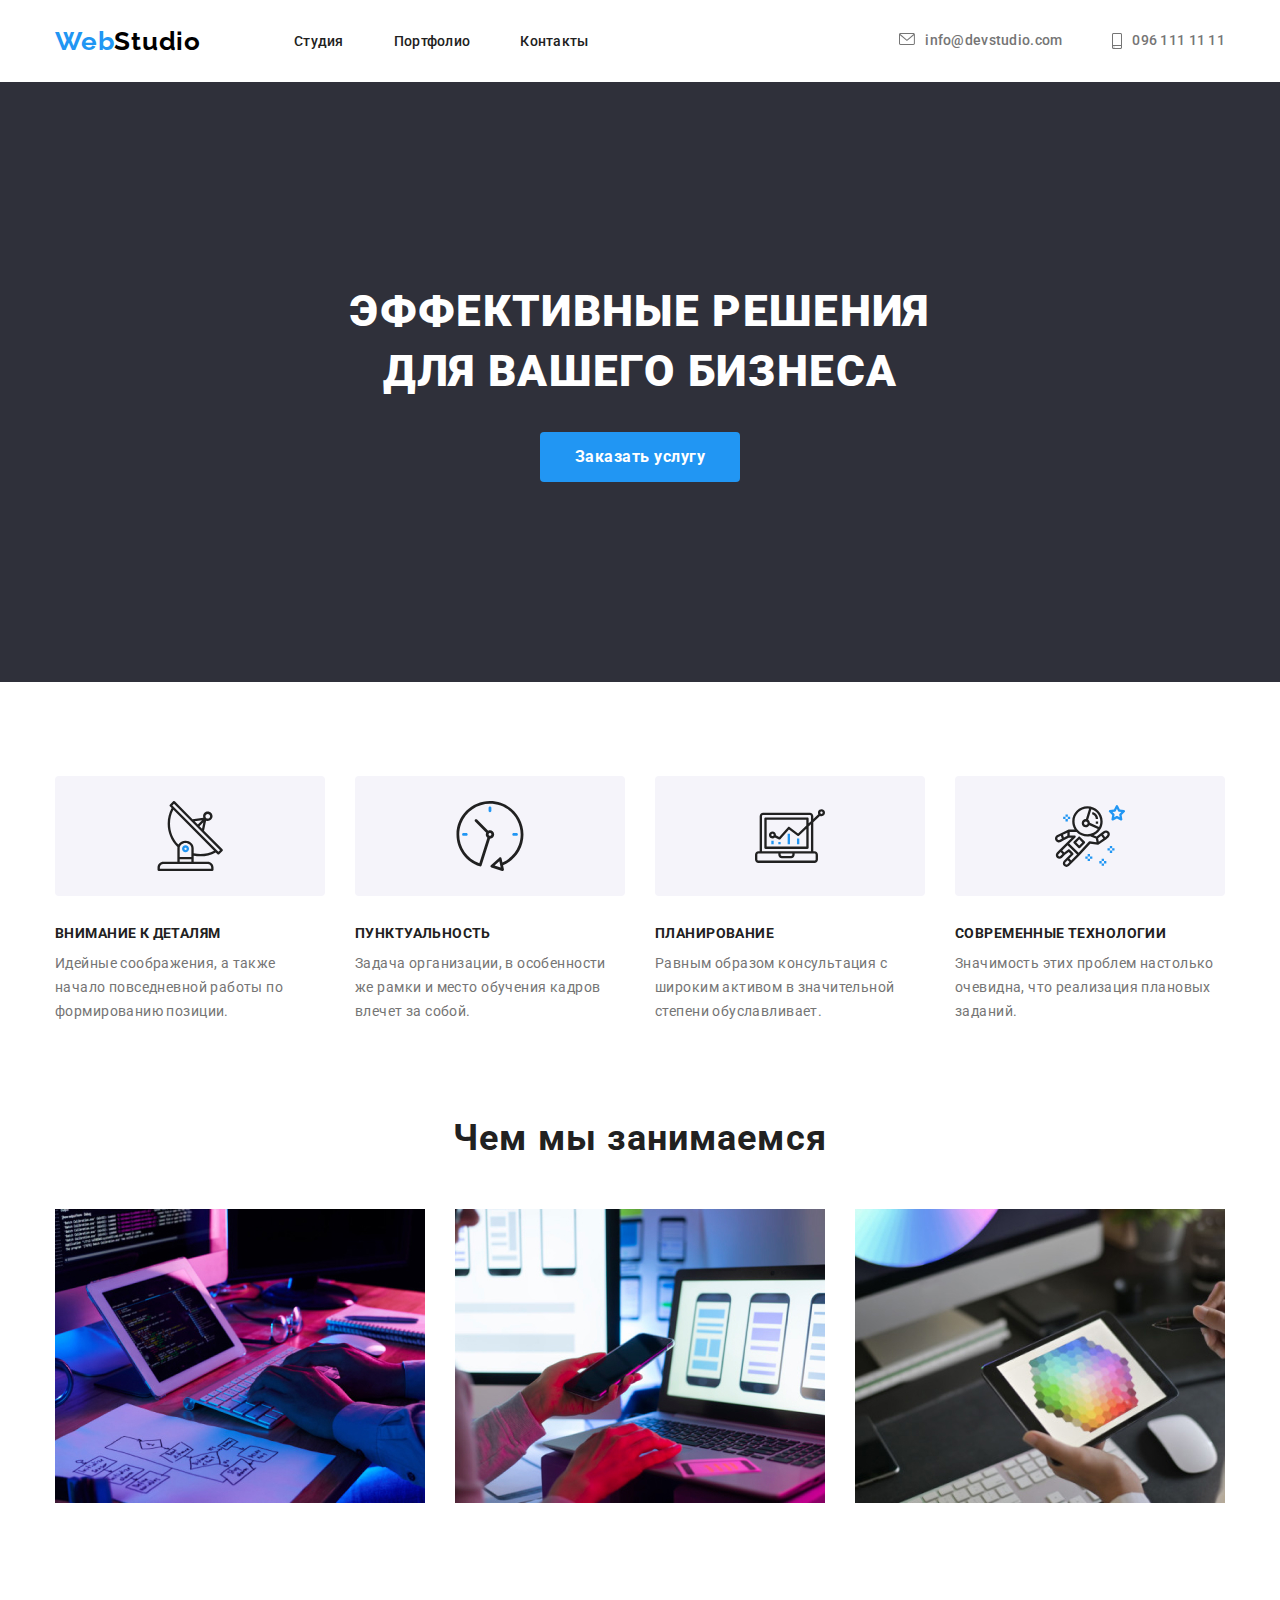
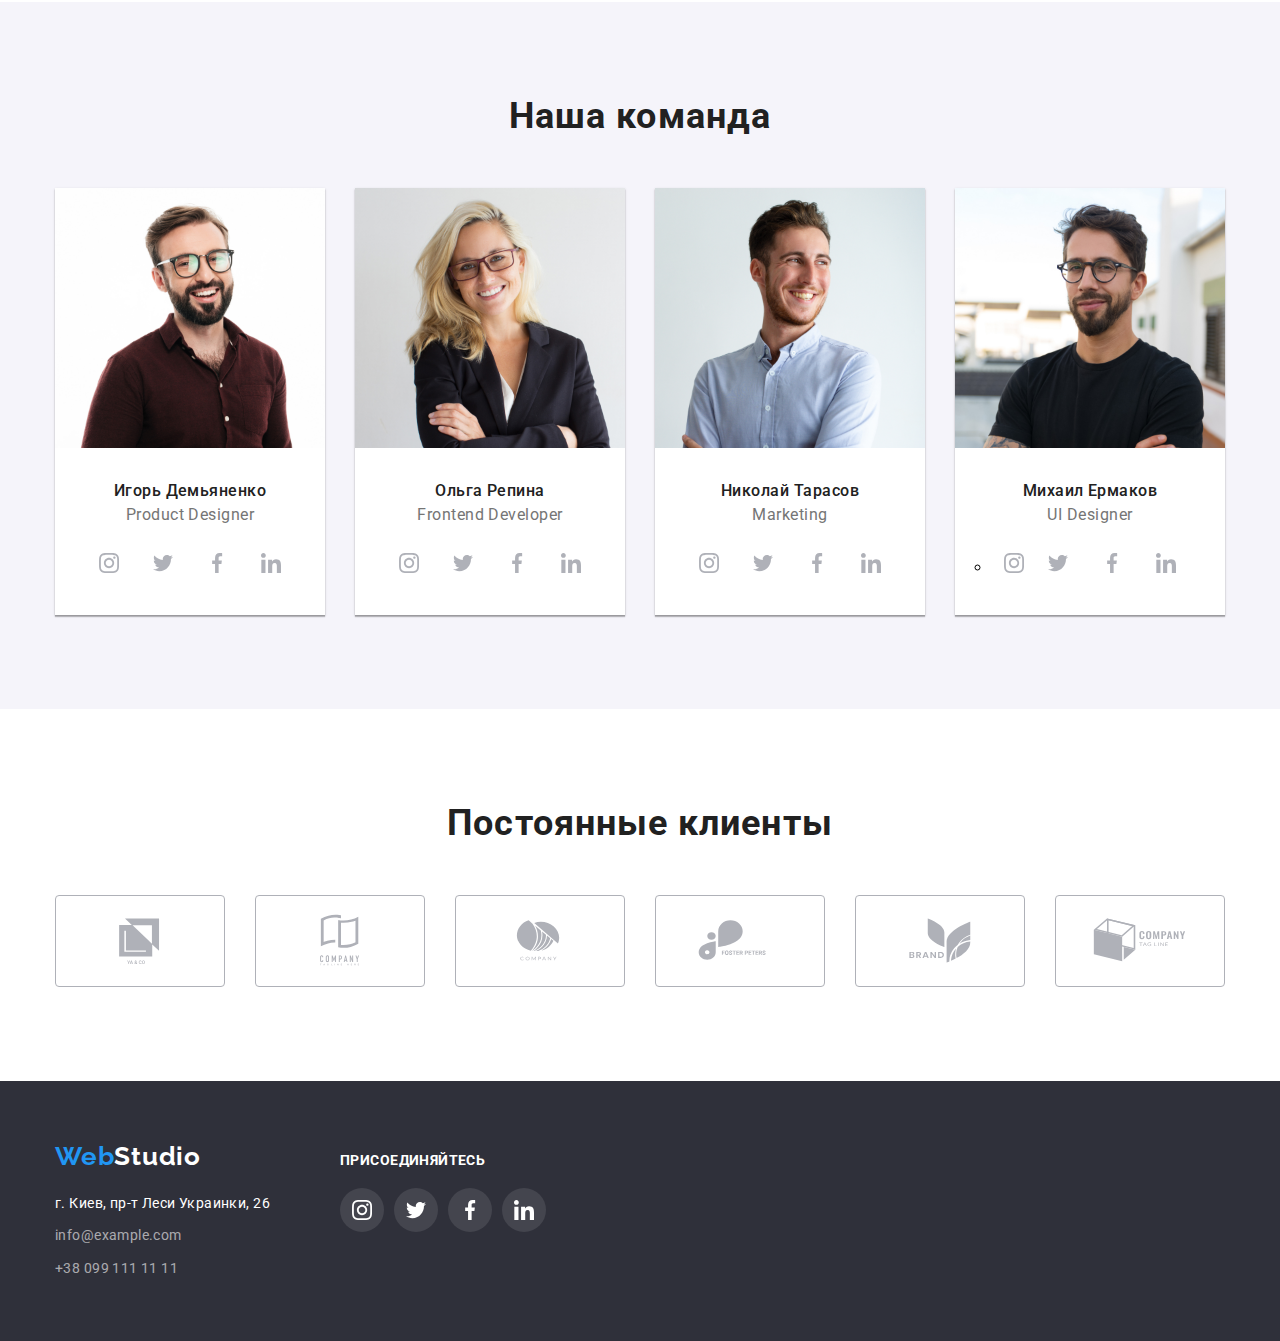
<file: index.html>
<!DOCTYPE html>
<html lang="ru">   
<head>
    <meta charset="UTF-8">
    <meta http-equiv="X-UA-Compatible" content="IE=edge">
    <meta name="viewport" content="width=device-width, initial-scale=1.0">
    <title>Студия</title>
    <link rel="stylesheet" href="https://cdnjs.cloudflare.com/ajax/libs/modern-normalize/0.6.0/modern-normalize.min.css"/>
    <link rel="preconnect" href="https://fonts.googleapis.com">
    <link rel="preconnect" href="https://fonts.gstatic.com" crossorigin>
    <link href="https://fonts.googleapis.com/css2?family=Raleway:wght@700&family=Roboto:wght@400;500;700;900&display=swap" rel="stylesheet">
    <link rel="stylesheet" href="styles/styles.css">
    
</head>

<body>

<!--header-->
<header>
    <div class="header container">
        <nav class="header_navigation">
            <a href="index.html" lang="en" class="logo"><span class="logo_main">Web</span><span class="logo_black">Studio</span></a>
            <ul class="list_navigation">
            <li class="li_gen_nav"><a href="index.html" class="a_navigation">Студия</a></li>
            <li class="li_gen_nav"><a href="portfolio.html" class="a_navigation">Портфолио</a></li>
            <li class="li_gen_nav"><a href="" class="a_navigation">Контакты</a></li>
            </ul>
        </nav>
        
        <ul class="list_adress">
            <li class="li_adress_header">
            <a href="mailto:info@devstudio.com" class="a_adress">
                <svg width="16" height="12" class="icon_adress">
                <use href="./img/symbol-defs.svg#mail"></use></svg>info@devstudio.com</a>
            </li>
            <li class="li_adress_header">
            <a href="tel:0961111111" class="a_adress">
                <svg width="10" height="16" class="icon_adress">
                <use href="./img/symbol-defs.svg#smartphone"></use></svg>096 111 11 11</a>
            </li>
        </ul>
    </div>
</header>



<!--main conteiner-->
<main>


    <!--solutions-->

    <section class="hero_backgraund">
        <div class="container solution">
    <h1 class="solutions_text">Эффективные решения для вашего бизнеса</h1>
    <button type="button" class="button_order">Заказать услугу</button> 
        </div>  
    </section>


    <!--benefits-->
    <section class="benefits_section"> 
        <div class="container"> 
    <ul class="benefits_list">
        <li class="li_benefits">
            <div class="rect_benefits">
                <svg width="70" height="70" class="svg_benefits">
                    <use href="./img/symbol-defs.svg#antena"></use></svg>
            </div>
            <h3 class="h3_text">Внимание к деталям</h3>
            <p class="p_benefits">Идейные соображения, а также начало повседневной работы по формированию позиции.</p>
        </li>
        <li class="li_benefits">
            <div class="rect_benefits">
                <svg width="70" height="70" class="svg_benefits">
                    <use href="./img/symbol-defs.svg#clock"></use></svg>
            </div>
            <h3 class="h3_text">Пунктуальность</h3>
            <p class="p_benefits">Задача организации, в особенности же рамки и место обучения кадров влечет за собой.</p>
        </li>
        <li class="li_benefits">
            <div class="rect_benefits">
                <svg width="70" height="70" class="svg_benefits">
                    <use href="./img/symbol-defs.svg#diagram"></use></svg>
            </div>
            <h3 class="h3_text">Планирование</h3>
            <p class="p_benefits">Равным образом консультация с широким активом в значительной степени обуславливает.</p>
        </li>
        <li class="li_benefits">
            <div class="rect_benefits">
                <svg width="70" height="70" class="svg_benefits">
                    <use href="./img/symbol-defs.svg#astronaut"></use></svg>
            </div>
            <h3 class="h3_text">Современные технологии</h3>
            <p class="p_benefits">Значимость этих проблем настолько очевидна, что реализация плановых заданий.</p>
        </li>

    </ul>
        </div> 
    </section>

    <!--what we do-->
    <section class="we_do_section">
        <div class="container">
        <h2 class="name_h2">Чем мы занимаемся</h2>
        <ul class="we_do">
        <li class="li_we_do"><img src="img/image_1.jpg" width="370" height="294" alt="Картинка 1"></li>
        <li class="li_we_do"><img src="img/image_2.jpg" width="370" height="294" alt="Картинка 2"></li>
        <li class="li_we_do"><img src="img/image_3.jpg" width="370" height="294" alt="Картинка 3"></li>
        </ul>
        </div>
    </section>

    <!--our team-->
        <section class="team_section">
            <div class="container">
        <h2 class="name_h2">Наша команда</h2>
        <!--igor demyanenko-->
            <ul class="our_team_people">
                <li class="li_our_team">
                <img src="img/igor_demyanenko.jpg" width="270" height="260" alt="Игорь Демьяненко">
                <div class="p_li_our_team">
                <p class="team_name">Игорь Демьяненко</p>
                <p class="team_position">Product Designer</p>
                </div>
            <ul class="icon_media">
                <li class="li_icon_media">
                    <a href="" target="_blank" rel="noopener noreferrer" aria-label="icon istagram" class="a_icon_team">
                    <svg width="20" height="20" class="svg_media">
                    <use href="./img/symbol-defs.svg#instagram"></use></svg>
                    </a>
                </li>
                <li class="li_icon_media">
                    <a href="" target="_blank" rel="noopener noreferrer" aria-label="icon istagram" class="a_icon_team">
                    <svg width="20" height="20" class="svg_media">
                    <use href="./img/symbol-defs.svg#twitter"></use></svg>
                    </a>
                </li>
                <li class="li_icon_media">
                    <a href="" target="_blank" rel="noopener noreferrer" aria-label="icon istagram" class="a_icon_team">
                    <svg width="20" height="20" class="svg_media">
                    <use href="./img/symbol-defs.svg#facebook"></use></svg>
                    </a>
                </li>
                <li class="li_icon_media">
                    <a href="" target="_blank" rel="noopener noreferrer" aria-label="icon istagram" class="a_icon_team">
                    <svg width="20" height="20" class="svg_media">
                    <use href="./img/symbol-defs.svg#linkedin"></use></svg>
                    </a>
                </li>
            </ul>
            </li>


            <!--<svg width="400" height="300" style="outline: 2px dashed #2a2a2a;">
  <circle r="100" cx="200" cy="150" fill="tomato" stroke="#2a2a2a" stroke-width="4" />
</svg>-->
        <!--olha repina-->

            <li class="li_our_team">
            <img src="img/olha_repina.jpg" width="270" height="260" alt="Ольга Репина">
            <div class="p_li_our_team">
            <p class="team_name">Ольга Репина</p>
            <p class="team_position">Frontend Developer</p>
            </div>
            <ul class="icon_media">
                <li class="li_icon_media">
                    <a href="" target="_blank" rel="noopener noreferrer" aria-label="icon istagram" class="a_icon_team">
                    <svg width="20" height="20" class="svg_media">
                    <use href="./img/symbol-defs.svg#instagram"></use></svg>
                    </a>
                </li>
                <li class="li_icon_media">
                    <a href="" target="_blank" rel="noopener noreferrer" aria-label="icon istagram" class="a_icon_team">
                    <svg width="20" height="20" class="svg_media">
                    <use href="./img/symbol-defs.svg#twitter"></use></svg>
                    </a>
                </li>
                <li class="li_icon_media">
                    <a href="" target="_blank" rel="noopener noreferrer" aria-label="icon istagram" class="a_icon_team">
                    <svg width="20" height="20" class="svg_media">
                    <use href="./img/symbol-defs.svg#facebook"></use></svg>
                    </a>
                </li>
                <li class="li_icon_media">
                    <a href="" target="_blank" rel="noopener noreferrer" aria-label="icon istagram" class="a_icon_team">
                    <svg width="20" height="20" class="svg_media">
                    <use href="./img/symbol-defs.svg#linkedin"></use></svg>
                    </a>
                </li>
            </ul>
            </li>
        
        <!--nikolay tarasov-->
        <li class="li_our_team">
            <img src="img/nikolay_tarasov.jpg" width="270" height="260" alt="Николай Тарасов">
            <div class="p_li_our_team">
            <p class="team_name">Николай Тарасов</p>
            <p class="team_position">Marketing</p>
            </div>
            <ul class="icon_media">
                <li class="li_icon_media">
                    <a href="" target="_blank" rel="noopener noreferrer" aria-label="icon istagram" class="a_icon_team">
                    <svg width="20" height="20" class="svg_media">
                    <use href="./img/symbol-defs.svg#instagram"></use></svg>
                    </a>
                </li>
                <li class="li_icon_media">
                    <a href="" target="_blank" rel="noopener noreferrer" aria-label="icon istagram" class="a_icon_team">
                    <svg width="20" height="20" class="svg_media">
                    <use href="./img/symbol-defs.svg#twitter"></use></svg>
                    </a>
                </li>
                <li class="li_icon_media">
                    <a href="" target="_blank" rel="noopener noreferrer" aria-label="icon istagram" class="a_icon_team">
                    <svg width="20" height="20" class="svg_media">
                    <use href="./img/symbol-defs.svg#facebook"></use></svg>
                    </a>
                </li>
                <li class="li_icon_media">
                    <a href="" target="_blank" rel="noopener noreferrer" aria-label="icon istagram" class="a_icon_team">
                    <svg width="20" height="20" class="svg_media">
                    <use href="./img/symbol-defs.svg#linkedin"></use></svg>
                    </a>
                </li>
            </ul>
        </li>

       <!--mihail ermakov-->
       <li class="li_our_team">
            <img src="img/mihail_ermakov.jpg" width="270" height="260" alt="Михаил Ермаков">
            <div class="p_li_our_team">
            <p class="team_name">Михаил Ермаков</p>
            <p class="team_position">UI Designer</p>
            </div>
            <ul class="icon_media">
                <li class="li_icon_media_footer">
                    <a href="" target="_blank" rel="noopener noreferrer" aria-label="icon istagram" class="a_icon_team">
                    <svg width="20" height="20" class="svg_media">
                    <use href="./img/symbol-defs.svg#instagram"></use></svg>
                    </a>
                </li>
                <li class="li_icon_media">
                    <a href="" target="_blank" rel="noopener noreferrer" aria-label="icon istagram" class="a_icon_team">
                    <svg width="20" height="20" class="svg_media">
                    <use href="./img/symbol-defs.svg#twitter"></use></svg>
                    </a>
                </li>
                <li class="li_icon_media">
                    <a href="" target="_blank" rel="noopener noreferrer" aria-label="icon istagram" class="a_icon_team">
                    <svg width="20" height="20" class="svg_media">
                    <use href="./img/symbol-defs.svg#facebook"></use></svg>
                    </a>
                </li>
                <li class="li_icon_media">
                    <a href="" target="_blank" rel="noopener noreferrer" aria-label="icon istagram" class="a_icon_team">
                    <svg width="20" height="20" class="svg_media">
                    <use href="./img/symbol-defs.svg#linkedin"></use></svg>
                    </a>
                </li>
            </ul>
        </li>
        </ul>
            </div>
        </section>


<!-- Cliens-->

<section class="clients_section">
    <div class="container">
        <h2 class="name_h2">Постоянные клиенты</h2>
        <ul class="list_clients">
            <li class="li_clients">
                <a href="" target="_blank" rel="noopener noreferrer" aria-label="icon istagram" class="a_icon_clients">
                <svg width="106" height="60" class="svg_clients">
                  <use href="./img/symbol-defs.svg#Company1"></use></svg></a>
            </li>
            <li class="li_clients">
                <a href="" target="_blank" rel="noopener noreferrer" aria-label="icon istagram" class="a_icon_clients">
                    <svg width="106" height="60" class="svg_clients">
                      <use href="./img/symbol-defs.svg#Company2"></use></svg></a>
            </li>
            <li class="li_clients">
                <a href="" target="_blank" rel="noopener noreferrer" aria-label="icon istagram" class="a_icon_clients">
                    <svg width="106" height="60" class="svg_clients">
                      <use href="./img/symbol-defs.svg#Company3"></use></svg></a>
            </li>
            <li class="li_clients">
                <a href="" target="_blank" rel="noopener noreferrer" aria-label="icon istagram" class="a_icon_clients">
                    <svg width="106" height="60" class="svg_clients">
                      <use href="./img/symbol-defs.svg#Company4"></use></svg></a>
            </li>
            <li class="li_clients">
                <a href="" target="_blank" rel="noopener noreferrer" aria-label="icon istagram" class="a_icon_clients">
                    <svg width="106" height="60" class="svg_clients">
                      <use href="./img/symbol-defs.svg#Company5"></use></svg></a>
            </li>
            <li class="li_clients">
                <a href="" target="_blank" rel="noopener noreferrer" aria-label="icon istagram" class="a_icon_clients">
                    <svg width="106" height="60" class="svg_clients">
                      <use href="./img/symbol-defs.svg#Company6"></use></svg></a>
            </li>
        </ul>

    </div>

</section>

</main>



<!--footer-->

<footer class="footer">
    <div class="container">
        <div class="position_footer">
        <ul class="adress_footer_list">
            <li class="li_adress_footer"><a href="index.html" lang="en" class=" logo"><p class="logo_footer"><span class="logo_main">Web</span><span class="logo_white">Studio</span></p></a>
            <li class="li_adress_footer"><address><a href="" class="adress_footer"><span class="adress_city">г. Киев, пр-т Леси Украинки, 26</span></a></address></li>
            <li class="li_adress_footer"><address><a href="mailto:info@example.com" class="adress_footer">info@example.com</a></address></li>
            <li class="li_adress_footer"><address><a href="tel:380991111111" class="adress_footer">+38 099 111 11 11</a></address></li>
        </ul>
    <div class="follow">
        <h3  class="h3_text_footer">Присоединяйтесь</h3>
        <ul class="icon_media_footer">
            <li class="li_icon_media">
                <a href="" target="_blank" rel="noopener noreferrer" aria-label="icon istagram" class="a_icon_footer">
                <svg width="20" height="20" class="svg_media_footer">
                <use href="./img/symbol-defs.svg#instagram"></use></svg>
                </a>
            </li>
            <li class="li_icon_media">
                <a href="" target="_blank" rel="noopener noreferrer" aria-label="icon istagram" class="a_icon_footer">
                <svg width="20" height="20" class="svg_media_footer">
                <use href="./img/symbol-defs.svg#twitter"></use></svg>
                </a>
            </li>
            <li class="li_icon_media">
                <a href="" target="_blank" rel="noopener noreferrer" aria-label="icon istagram" class="a_icon_footer">
                <svg width="20" height="20" class="svg_media_footer">
                <use href="./img/symbol-defs.svg#facebook"></use></svg>
                </a>
            </li>
            <li class="li_icon_media">
                <a href="" target="_blank" rel="noopener noreferrer" aria-label="icon istagram" class="a_icon_footer">
                <svg width="20" height="20" class="svg_media_footer">
                <use href="./img/symbol-defs.svg#linkedin"></use></svg>
                </a>
            </li>
        </ul>
    </div>
    </div>

</footer> 

</body>


</html>
</file>
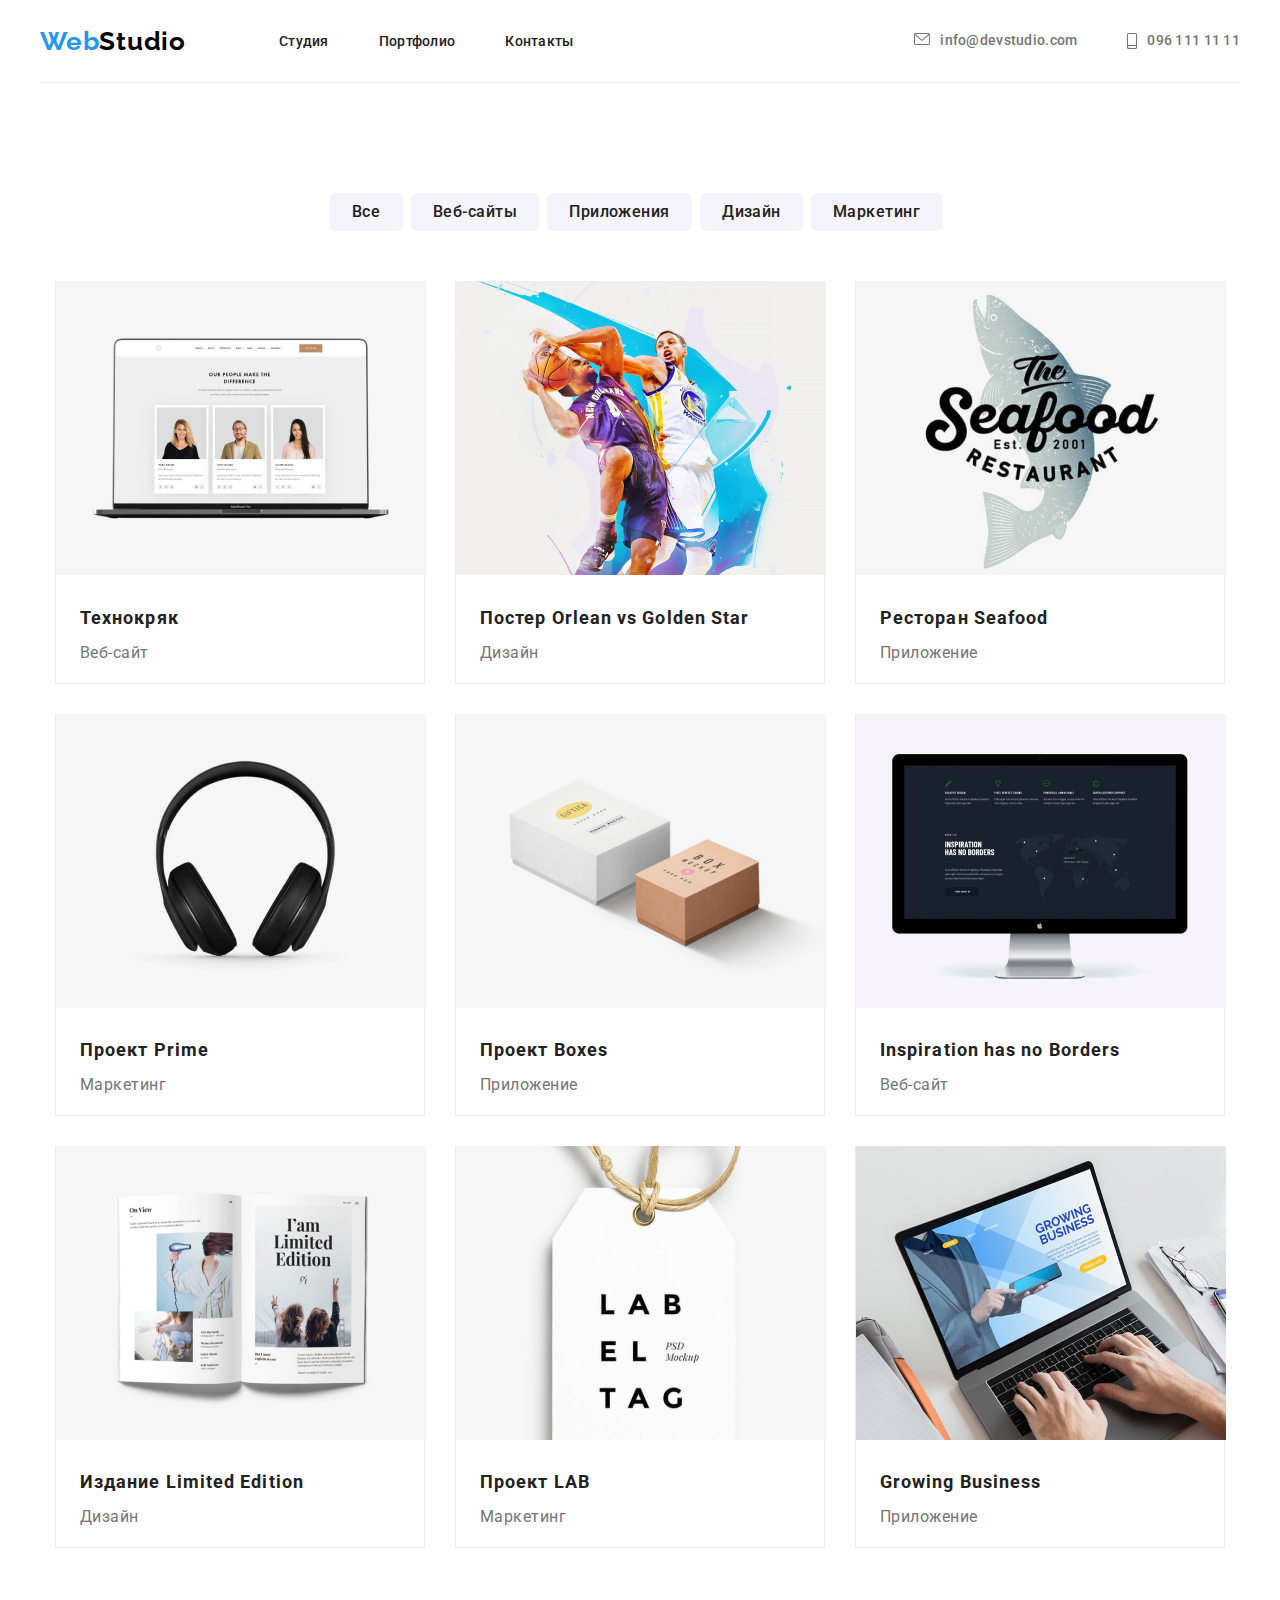
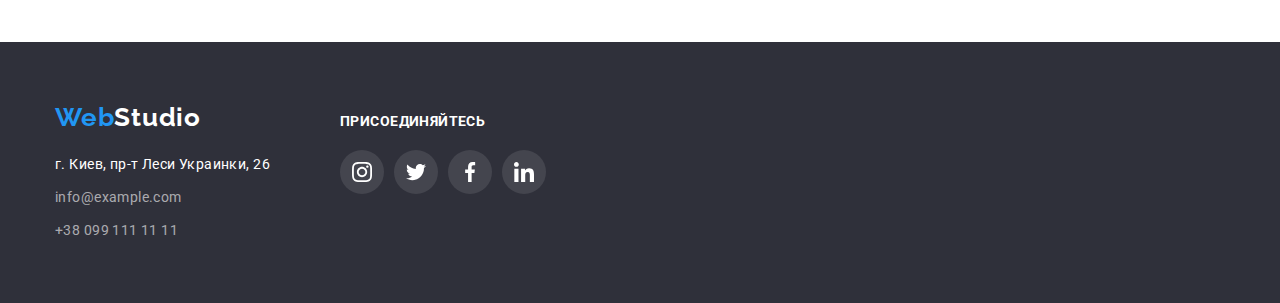
<file: portfolio.html>
<!DOCTYPE html>
<html lang="ru">   
<head>
    <meta charset="UTF-8">
    <meta http-equiv="X-UA-Compatible" content="IE=edge">
    <meta name="viewport" content="width=device-width, initial-scale=1.0">
    <title>Студия</title>
    <link rel="stylesheet" href="https://cdnjs.cloudflare.com/ajax/libs/modern-normalize/0.6.0/modern-normalize.min.css"/>
    <link rel="preconnect" href="https://fonts.googleapis.com">
    <link rel="preconnect" href="https://fonts.gstatic.com" crossorigin>
    <link href="https://fonts.googleapis.com/css2?family=Raleway:wght@700&family=Roboto:wght@400;500;700;900&display=swap" rel="stylesheet">
    <link rel="stylesheet" href="styles/styles.css">
</head>

<body>


    <!--header-->
    <header>
        <div class="header container header_border">
            <nav class="header_navigation">
                <a href="index.html" lang="en" class="logo"><span class="logo_main">Web</span><span class="logo_black">Studio</span></a>
                <ul class="list_navigation">
                <li class="li_gen_nav"><a href="index.html" class="a_navigation">Студия</a></li>
                <li class="li_gen_nav"><a href="portfolio.html" class="a_navigation">Портфолио</a></li>
                <li class="li_gen_nav"><a href="" class="a_navigation">Контакты</a></li>
                </ul>
            </nav>
            
            <ul class="list_adress">
                <li class="li_adress_header">
                <a href="mailto:info@devstudio.com" class="a_adress">
                    <svg width="16" height="12" class="icon_adress">
                    <use href="./img/symbol-defs.svg#mail"></use></svg>info@devstudio.com</a>
                </li>
                <li class="li_adress_header">
                <a href="tel:0961111111" class="a_adress">
                    <svg width="10" height="16" class="icon_adress">
                    <use href="./img/symbol-defs.svg#smartphone"></use></svg>096 111 11 11</a>
                </li>
            </ul>
        </div>
    </header>





    <!--main conteiner-->
    <main>

    <!--portfolio-->

    <!--List-->

    <section class="nav_button">
        <div class="container">
            <ul class="nav_flex">
                 <li class="li_nav_flex"><button type="button" class="text button_one">Все</button></li>
                 <li class="li_nav_flex"><button type="button" class="text button_two">Веб-сайты</button></li>
                 <li class="li_nav_flex"><button type="button" class="text button_tree">Приложения</button></li>
                 <li class="li_nav_flex"><button type="button" class="text button_four">Дизайн</button></li>
                 <li class="li_nav_flex"><button type="button" class="text button_five">Маркетинг</button></li>
            </ul>
        

        <h1 class="h1_none">Примеры наших проектов</h1>
        <ul class="list_projects projects_flex">
            <li class="projects_item proj_flex">
                <img src="img/img_2.1.jpg" width="370" height="294" class="img_projects" alt="Веб-сайт для Технокряк">
                <div class="p_projects">
                <h2 class="name_project">Технокряк</h2>
                <p>Веб-сайт</p>
            </div>
            </li>
            <li class="projects_item proj_flex">
                <img src="img/img_2.2.jpg" width="370" height="294" alt="Дизайн Orlean vs Golden Star">
                <div class="p_projects">
                <h2 class="name_project">Постер <span lang="en">Orlean vs Golden Star</span></h2>
                <p>Дизайн</p>
            </div>
            </li>
            <li class="projects_item proj_flex">
                <img src="img/img_2.3.jpg" width="370" height="294" alt="Приложение для ресторана">
                <div class="p_projects">
                <h2 class="name_project">Ресторан <span lang="en">Seafood</span></h2>
                <p>Приложение</p>
            </div>
            </li>
            <li class="projects_item proj_flex">
                <img src="img/img_2.4.jpg" width="370" height="294" alt="Маркетинг для проекта Prime">
                <div class="p_projects">
                <h2 class="name_project">Проект <span lang="en">Prime</span></h2>
                <p>Маркетинг</p>
            </div>
            </li>
            <li class="projects_item proj_flex">
                <img src="img/img_2.5.jpg" width="370" height="294" alt="Приложение для проекта Boxes">
                <div class="p_projects">
                <h2 class="name_project">Проект <span lang="en">Boxes</span></h2>
                <p>Приложение</p>
            </div>
            </li>
            <li class="projects_item proj_flex">
                <img src="img/img_2.6.jpg" width="370" height="294" alt="Веб-сайт для Inspiration has no Borders">
                <div class="p_projects">
                <h2 lang="en" class="name_project">Inspiration has no Borders</h2>
                <p>Веб-сайт</p>
            </div>
            </li>
            <li class="projects_item proj_flex">
                <img src="img/img_2.7.jpg" width="370" height="294" alt="Дизайн для издания Limited Edition">
                <div class="p_projects">
                <h2 class="name_project">Издание <span lang="en">Limited Edition</span></h2>
                <p>Дизайн</p>
            </div>
            </li>
            <li class="projects_item proj_flex">
                <img src="img/img_2.8.jpg" width="370" height="294" alt="Маркетинг для проекта LAB">
                <div class="p_projects">
                <h2 class="name_project">Проект <span lang="en">LAB</span></h2>
                <p>Маркетинг</p>
            </div>
            </li>
            <li class="projects_item proj_flex">
                <img src="img/img_2.9.jpg" width="370" height="294" alt="Приложение для Growing Business">
                <div class="p_projects">
                <h2 lang="en" class="name_project">Growing Business</h2>
                <p>Приложение</p>
            </div>
            </li>
        </ul>
        </div>
    </section>

</main>

<!--footer-->
<footer class="footer">
    <div class="container">
        <div class="position_footer">
        <ul class="adress_footer_list">
            <li class="li_adress_footer"><a href="index.html" lang="en" class=" logo"><p class="logo_footer"><span class="logo_main">Web</span><span class="logo_white">Studio</span></p></a>
            <li class="li_adress_footer"><address><a href="" class="adress_footer"><span class="adress_city">г. Киев, пр-т Леси Украинки, 26</span></a></address></li>
            <li class="li_adress_footer"><address><a href="mailto:info@example.com" class="adress_footer">info@example.com</a></address></li>
            <li class="li_adress_footer"><address><a href="tel:380991111111" class="adress_footer">+38 099 111 11 11</a></address></li>
        </ul>
    <div class="follow">
        <h3  class="h3_text_footer">Присоединяйтесь</h3>
        <ul class="icon_media_footer">
            <li class="li_icon_media">
                <a href="" target="_blank" rel="noopener noreferrer" aria-label="icon istagram" class="a_icon_footer">
                <svg width="20" height="20" class="svg_media_footer">
                <use href="./img/symbol-defs.svg#instagram"></use></svg>
                </a>
            </li>
            <li class="li_icon_media">
                <a href="" target="_blank" rel="noopener noreferrer" aria-label="icon istagram" class="a_icon_footer">
                <svg width="20" height="20" class="svg_media_footer">
                <use href="./img/symbol-defs.svg#twitter"></use></svg>
                </a>
            </li>
            <li class="li_icon_media">
                <a href="" target="_blank" rel="noopener noreferrer" aria-label="icon istagram" class="a_icon_footer">
                <svg width="20" height="20" class="svg_media_footer">
                <use href="./img/symbol-defs.svg#facebook"></use></svg>
                </a>
            </li>
            <li class="li_icon_media">
                <a href="" target="_blank" rel="noopener noreferrer" aria-label="icon istagram" class="a_icon_footer">
                <svg width="20" height="20" class="svg_media_footer">
                <use href="./img/symbol-defs.svg#linkedin"></use></svg>
                </a>
            </li>
        </ul>
    </div>
    </div>

</footer> 


    
</body>
</html>
</file>
<file: styles/styles.css>
body {
    font-family: 'Roboto', sans-serif;
    margin: 0 auto;
}


:root {
    --blue: #2196F3;
    --c212121: #212121;
    --white: #FFFFFF; 
}

.container {
    width: 1200px;
    margin: 0 auto;
    padding: 0 15px;  
}





         /* Страница студия */




/*  Шапка */

.header {
    display: flex;
    align-items: center;
    justify-content: space-between;
    box-sizing: border-box;
    border: 0;
}

.header_navigation {
    display: flex;
    align-items: center;
    justify-content: space-between;
    box-sizing: border-box;
    border: 0;
}



/* Лого */

.logo {
    display: block;
    box-sizing: border-box;
    text-decoration: none;
}

.logo_main {
    font-family: 'Raleway', sans-serif;
    font-weight: 700;
    font-size: 26px;
    line-height: 1.2;
    letter-spacing: 0.03em;
    color: var(--blue);
}

.logo_black {
    font-family: 'Raleway', sans-serif;
    font-weight: 700;
    font-size: 26px;
    line-height: 1.2;
    letter-spacing: 0.03em;
    color: #000000;
}

.logo_white {
    font-family: 'Raleway', sans-serif;
    font-weight: 700;
    font-size: 26px;
    line-height: 1.2;
    letter-spacing: 0.03em;
    color: var(--white);
}

.logo:visited {
    color: var(--blue);
    text-decoration: none;
}




     /*  Навигация  в шапке */

/* Цвет кнопки в шапке */

.list_navigation {
    display: flex;
    align-items: center;
    justify-content:center;
    padding: 0;
    margin-left: 93px;
    margin-top: 0;
    margin-bottom: 0;  
}


.li_gen_nav {
    list-style-type: none;   
    margin-right: 50px; 
    padding: 32px 0;  
}

.li_gen_nav:last-child {
    margin-right: 0px;
}


.a_navigation {
    color: var(--c212121);
    font-weight: 500;
    font-size: 14px;
    line-height: 1.14;
    letter-spacing: 0.02em;
    text-decoration: none;  
}


.a_navigation:hover {
    color: var(--blue);
    text-decoration: none;
}





    /* Адрес в шапке */


.a_adress {
    display: flex;
    margin: 0;
    padding: 0;
    color: #757575;
    font-weight: 500;
    font-size: 14px;
    line-height: 1.14;
    letter-spacing: 0.02em;
    text-decoration: none;

}

.a_adress:hover {
    color: var(--blue);
    text-decoration: none;
}

.list_adress {
    display: flex;
    align-items:center;
    justify-content: flex-end;
    margin-left: auto;
    margin-top: 0;
    margin-bottom: 0;
    padding: 0;
}

.li_adress_header {
    display: flex;
    align-items: center;
    margin-right: 50px;
    padding: 32px 0;
}

.li_adress_header:last-child {
    margin-right: 0px;
}


.icon_adress {
    display: block;
    text-align: center;
    fill: #757575;
    margin-right: 10px;
}

.icon_adress:hover {
    fill: var(--blue);
}



/* Body */

/* Решения */



.solution {
    display: flex;
    flex-direction: column;
    align-items: center;
    justify-content: center;
    
    padding: 200px 0px;
    margin: 0px auto;
}



.hero_backgraund {
    display: flex;
    margin: 0 auto;
    max-width: 1600px;
    background-image: linear-gradient(rgba(47, 48, 58, 0.4), rgba(47, 48, 58, 0.4)),
    url('https://github.com/DariaGood/goit-markup-hw-04/blob/main/img/backgraund.jpg?raw=true');
    background-repeat: no-repeat;
    background-color: #2F303A;
    background-size: contain;
    background-position: center;   
}

/*linear-gradient(rgba(47, 48, 58, 0.4)), url('https://github.com/DariaGood/goit-markup-hw-04/blob/main/img/gradient.jpg?raw=true'),*/

.solutions_text {
    color: var(--white);
    font-weight: 900;
    font-size: 44px;
    line-height: 1.36;
    letter-spacing: 0.03em;
    text-transform: uppercase;

    max-width: 696px;

    display: block;
    box-sizing: border-box;
    
    
    text-align: center; 
    padding: 0px 45px;
    margin: 0 auto;
}


.button_order {
    background-color: #2196F3;
    border: none;
    color: var(--white);
    font-weight: 700;
    font-size: 16px;
    line-height: 1.87;
    letter-spacing: 0.03em;
    cursor: pointer;
    border-radius: 4px;

    min-width: 200px;

    display: block;
    box-sizing: border-box;

    text-align: center;
    margin: 30px auto 0px auto;
    padding: 10px 32px;
}



.button_order:hover,
.button_order:focus  {
    box-shadow: 0px 4px 4px rgba(0, 0, 0, 0.15);
}


                                           
/* Преимущества */


.benefits_section {
    display: block;
    box-sizing: border-box;
    margin: 0;
    padding: 94px 0px 0px 0px;
}

.benefits_list {
    display: flex;
    justify-content:space-between;
    align-items: center;
    box-sizing: border-box;
    margin: 0;
    padding: 0;   
}

.li_benefits {
    box-sizing: border-box;
    width: 270px;
    list-style-type:none;
    margin-left: 0px;
    padding: 0;

}

.benefits_list > li:not(:first-child) {
    margin-left: 30px;
}


.h3_text {
    color: var(--c212121);
    font-weight: 700;
    font-size: 14px;
    line-height: 1.14;
    letter-spacing: 0.03em;
    text-transform: uppercase;
    box-sizing: border-box;
    margin-top: 30px;
    margin-bottom: 10px;
    padding: 0;
}

.p_benefits {
    color: #757575;
    font-size: 14px;
    line-height: 1.71;
    letter-spacing: 0.03em;
    box-sizing: border-box;
    width: 270px;
    margin: 10px 0px 0px 0px;

    padding: 0px;

}

.rect_benefits {
    display: flex;
    justify-content: center;
    align-items: center;
    box-sizing: border-box;
    background-color: #F5F4FA;
    list-style-type:none;
    border-radius: 4px;
    border: none;
    padding: 0px;
    margin: 0px; 
    width: 270px;
    height: 120px;
    
}


.svg_benefits {
    display: flex;
    justify-content: center;
    align-items: center;

}







/* Чем мы занимаемся */

.we_do_section {
    padding: 94px 0px;
    margin: 0 auto;
}

.we_do  {
    display: flex;
    justify-content:space-between;
    align-items: center;
    margin: auto;  
    padding: 0;

}

.li_we_do {
    list-style-type:none;
    display: block;
    flex-basis: calc((100% - 90px) / 3);
    flex-wrap: nowrap;
    margin-left: 0px;
    padding: 0;
}


.we_do_flex > li:not(:first-child) {
    margin-left: 30px;
}






/* Наша команда*/

.team_section {
    padding: 94px 0px;
    background-color: #F5F4FA;
}

.name_h2 {
    color: var(--c212121);
    font-weight: 700;
    font-size: 36px;
    line-height: 1.16;
    letter-spacing: 0.03em;
    text-align: center;

    display: block;
    box-sizing: border-box;
    margin: 0px 0px 50px 0px;
   
   
}

.li_our_team:first-child {
    margin-left: 0;
}

.our_team_people {
    display: flex;
    justify-content: space-between;
    padding: 0;
    margin: 0;
    list-style-type: none;

}


.li_our_team {
    background-color: #FFFFFF;
    width: 270px; 
    box-sizing: border-box;
    border: 0;
    margin-left: 30px;
    flex-basis: calc((100% - 120px) / 4);
    box-shadow: 0px 1px 3px rgba(0, 0, 0, 0.12), 0px 1px 1px rgba(0, 0, 0, 0.14), 0px 2px 1px rgba(0, 0, 0, 0.2);

}

.p_li_our_team {
    padding: 30px 0px 0px 0px;
    margin: 0px;
}

.team_name {
    color: var(--c212121);
    font-weight: 500;
    font-size: 16px;
    line-height: 1.18;
    letter-spacing: 0.03em;

    text-align: center;
   
    box-sizing: border-box;
    display: block;
    margin-bottom: 5px;
    margin-top: 0;
    

}

.team_position {
    color: #757575;
    font-size: 16px;
    line-height: 1.18;
    letter-spacing: 0.03em;
    box-sizing: border-box;
    
    display: block;
    text-align: center;
    margin-top: 5px;
    margin-bottom: 0;
}

.icon_media {
    display: flex;
    justify-content:center;
    align-items: center;
    padding: 16px 32px 30px 32px;
    margin: 0;
}

.li_icon_media {
    margin-right: 10px;
    list-style-type: none;
}


.a_icon_team {
    display: flex;
    justify-content: center;
    align-items: center;
    width: 44px;
    height: 44px;
    background-color: #FFFFFF;
    border-radius: 50%;
    padding: 0;
}

.a_icon_team:hover,
.a_icon_team:focus {
    background-color: #2196F3;
}

.li_icon_media:last-child {
    margin-right: 0px;
}


.svg_media {
    fill: #AFB1B8;
}

.a_icon_team:hover .svg_media,
.a_icon_team:focus .svg_media {
    fill:#FFFFFF;
}





/* Клиенты */

.clients_section {
    display: block;
    box-sizing: border-box;
    padding: 94px 0px ;
}


.list_clients {
    display: flex;
    align-items:center;
    justify-content:space-between;
    padding: 0px;
    margin: 0px 50px 0px 0px;
    list-style-type: none;
}


.li_clients {
    display: block;
    box-sizing: border-box;
    width: 170px; 
    padding: 0px;
    margin: 0px 30px 0px 0px;

}


.li_clients:last-child {
    margin-right: 0px;
}


.svg_clients {
    fill: #AFB1B8;
}

.svg_clients:hover {
    fill: #2196F3;
}


.a_icon_clients {
    display: flex;
    justify-content: center;
    align-items: center;
    width: 170;
    height: 92px;
    border-style: solid;
    border-width: 1px;
    border-color: #AFB1B8;
    border-radius: 4px;
    padding: 16px 32px;

}

.a_icon_clients:hover {
    border-color: #2196F3;
}




/* Footer */



.footer {
    background-color: #2F303A;
    display: block;
    box-sizing: border-box;
    padding: 0px 0px 60px 0px;
    margin-left: 0px;
    margin-right: auto;
    
}

.logo_footer {
    display: block;
    box-sizing: border-box;
    padding: 0px; 
    margin: 0px;
}






/* Адресс footer */


.position_footer {
    display: flex;
}

.adress_footer_list {
    display: flex;
    box-sizing: border-box;
    flex-direction: column;
    padding: 60px 70px 0px 0px;
    list-style-type: none;
    margin: 0;
}


.li_adress_footer {
    display: block;
    box-sizing: border-box;
    margin-bottom: 9px;
    
}

.li_adress_footer:first-child {
    margin-bottom: 20px;
}

.li_adress_footer:last-child {
    margin-bottom: 0px;
}

.adress_footer {
    font-size: 14px;
    line-height: 1.7;
    letter-spacing: 0.03em;
    color:  rgba(255, 255, 255, 0.6);
    font-style: normal;
    text-decoration: none;

}

.adress_footer:hover {
    color:  rgba(255, 255, 255, 1);
}



.adress_city {
    color: var(--white)
}




/*  Follow footer */

.follow {
    display: flex;
    box-sizing: border-box;
    flex-direction: column;
    justify-content:flex-start;
    align-items:flex-start;
    padding: 72px 0px 0px 0px;
}


.icon_media_footer {
    display: flex;
    justify-content: center;
    align-items: center;
    padding: 20px 0px 0px 0px;
    margin: 0px;
}

.li_icon_media_li_footer {
    margin-right: 10px;
    list-style-type: none;
}

.h3_text_footer {
    display:block;
    box-sizing: border-box;
    padding: 0px;
    margin: 0px;

    color: var(--c212121);
    font-weight: 700;
    font-size: 14px;
    line-height: 1.14;
    letter-spacing: 0.03em;
    text-transform: uppercase;
    color: #FFFFFF;
}

.a_icon_footer {
    display: flex;
    justify-content: center;
    align-items: center;
    width: 44px;
    height: 44px;
    background-color: rgba(255, 255, 255, 0.1);
    border-radius: 50%;
    padding: 0;

}

.svg_media_footer {
    fill: #FFFFFF
}

.a_icon_footer:hover,
.a_icon_footer:focus {
    background-color: #2196F3;
}







    






        /* Страница портфолио */

/*  Шапка */


.header_border {
    border-bottom-style:solid;
    border-width: 1px;
    border-color: #ECECEC;
    padding: 0;
    
}


/* Body */

/*Кнопки фильтра*/

.nav_button {
    display: block;
    box-sizing: border-box;
    margin: 0;
    padding: 94px 0px;
}



.nav_flex {
    display: flex;
    justify-content: center;
    align-items: center;
    flex-basis: 611px;
    list-style-type: none;
    margin-bottom: 50px;
    padding: 0px;
    
}

.li_nav_flex:hover,
.li_nav_flex:focus {
    box-shadow: 0px 3px 1px rgba(0, 0, 0, 0.1), 0px 1px 2px rgba(0, 0, 0, 0.08), 0px 2px 2px rgba(0, 0, 0, 0.12);
    
}

.li_nav_flex {
    margin-right: 8px;
    border-radius: 5px;

}



.text {
    background-color: #F5F4FA;
    font-family: 'Roboto';
    font-weight: 500;
    font-size: 16px;
    line-height: 1.62;
    letter-spacing: 0.03em;
    color: #212121;
    cursor: pointer;
    display: inline-block;
    border-radius: 5px;
    padding: 6px 22px;
    text-align: center;
    
    display:block;
    box-sizing: border-box;
    
  }

  

  
  .button_one {
    min-width: 73px;
    border: none;
  }

  .button_two {
    min-width: 128px;
    border: none;
  }


  .button_tree {
    min-width: 145px;
    border: none;
  }

  .button_four {
    min-width: 103px;
    border: none;
  }

  .button_five {
    min-width: 130px;
    border: none;
  }

  

.text:focus,
.text:hover {
    background-color: var(--blue);
    color: var(--white);

}




/* Список проектов */



.list_projects {
    display: block;
    box-sizing: border-box;
    margin: 0;
    list-style-type: none; 
    
}

.projects_item {
    width: 370px;
    padding: 0;
    border-bottom-style:solid;
    border-left-style: solid;
    border-right-style: solid;
    border-width: 1px;
    border-color: #ECECEC;
}



.p_projects {
    padding: 20px 24px;
    margin: 0px;
}


.name_project {
    color: var(--c212121);
    font-weight: 700;
    font-size: 18px;
    line-height: 2;
    letter-spacing: 0.06em;
    display: block;
    box-sizing: border-box;
    margin: 0px 0px 8px 0px;
    padding: 0px;
 
   
}

.projects_item > .p_projects > p {
    color: #757575;
    font-size: 16px;
    line-height: 1.18;
    letter-spacing: 0.03em;
    display: block;
    box-sizing: border-box;
    margin: 8px 0px 0px 0px;
    padding: 0px;
}


.projects_item:hover {
    box-shadow: 0px 1px 1px rgba(0, 0, 0, 0.12), 0px 4px 4px rgba(0, 0, 0, 0.06), 1px 4px 6px rgba(0, 0, 0, 0.16);  
}



.h1_none {
    display: block;
    display: none;
    }


/* Сетка*/


.projects_flex {

    display: flex;
    flex-wrap: wrap;
    padding: 0;
    
}

.proj_flex:nth-child(3n + 1) {
    margin-left: 0;
}

.proj_flex:nth-child(-n + 3) {
    margin-top: 0;
}


.proj_flex {
    margin-top: 30px;
    margin-left: 30px;
    flex-basis: calc((100% - 90px) / 3);
    padding: 0;
}
</file>
